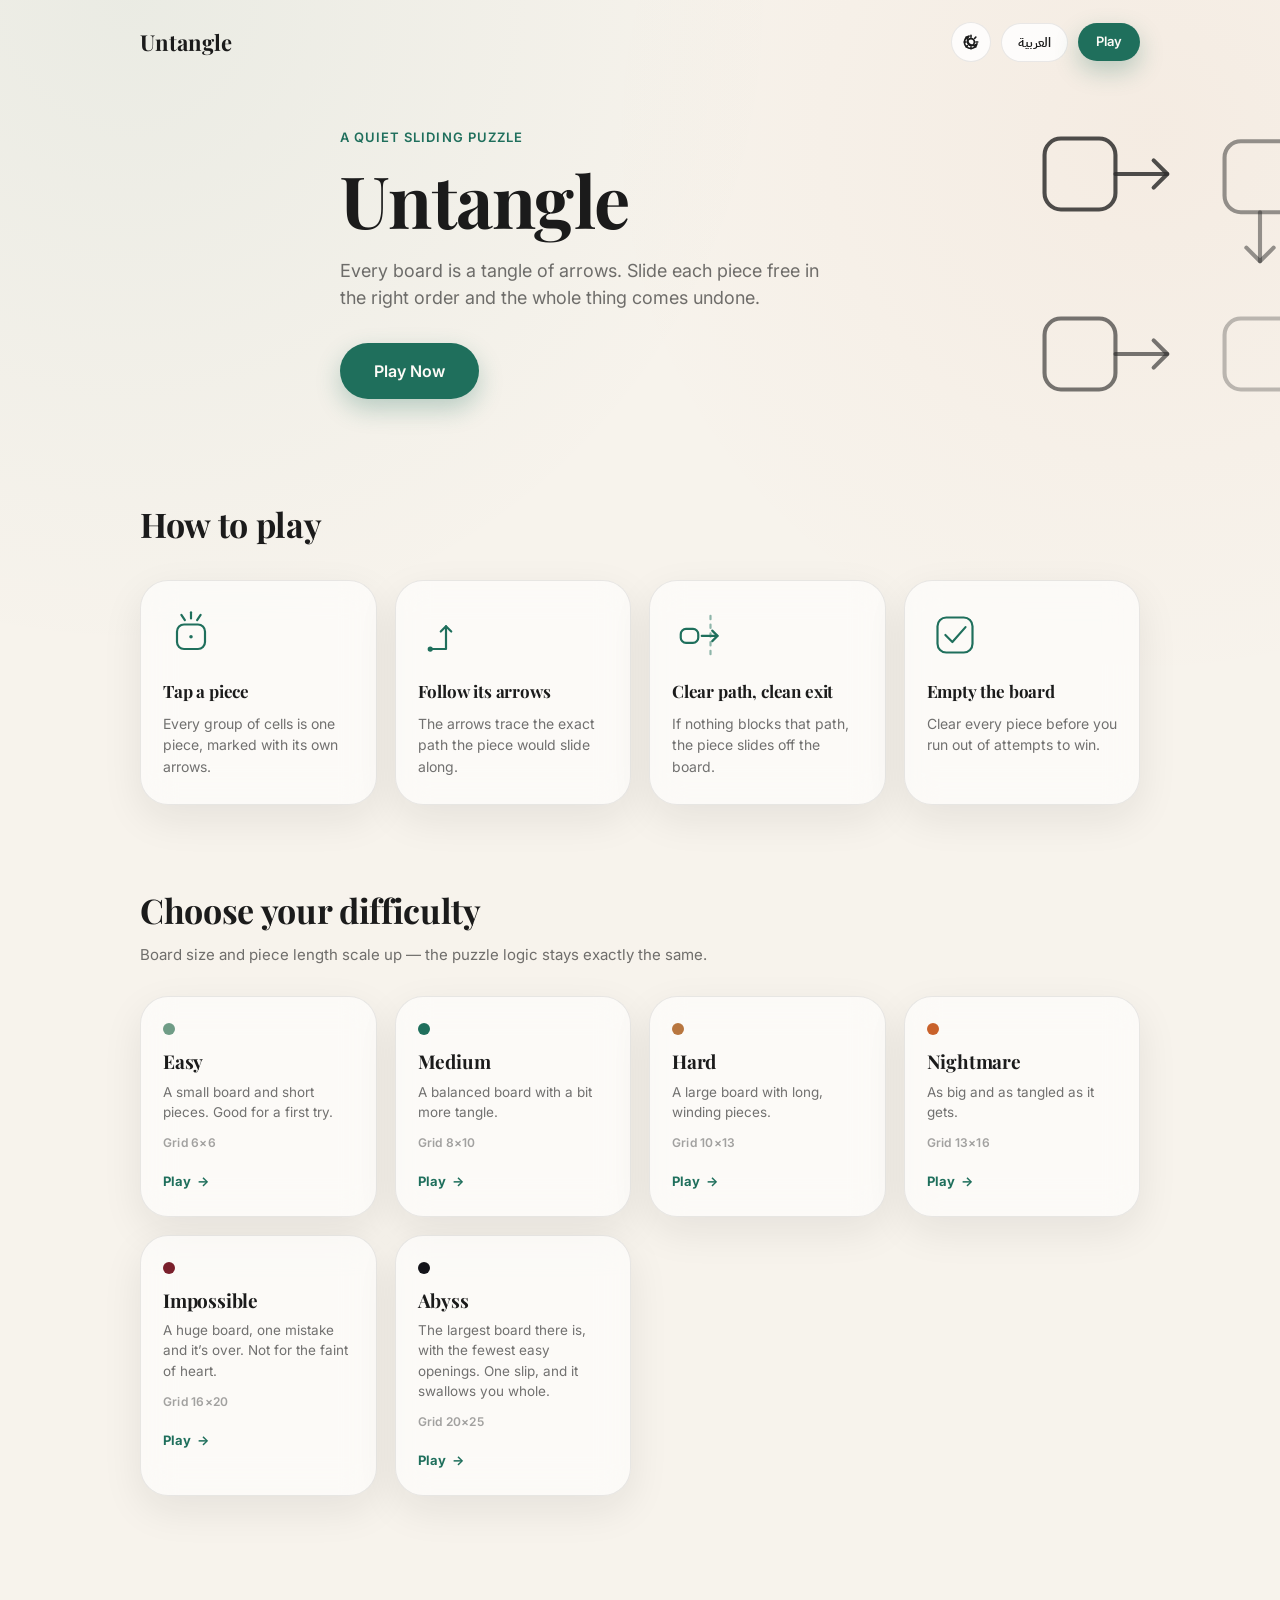
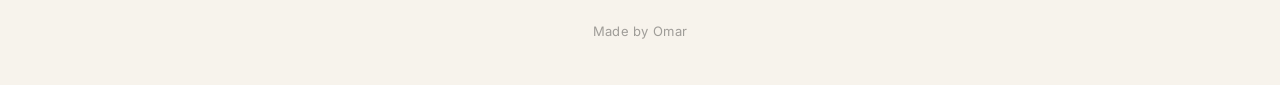
<file: index.html>
<!DOCTYPE html>
<html lang="en">
<head>
<meta charset="UTF-8">
<meta name="viewport" content="width=device-width, initial-scale=1.0, maximum-scale=1.0, user-scalable=no">

<script>
  (function () {
    try {
      var saved = localStorage.getItem('untangle:theme');
      if (saved === 'dark' || saved === 'light') {
        document.documentElement.dataset.theme = saved;
      }
    } catch (e) { /* storage unavailable — CSS still falls back to prefers-color-scheme */ }
  })();
</script>

<title>Untangle — A Calm Sliding Puzzle</title>
<meta name="description" content="Untangle: a calm, elegant sliding puzzle. Every board is a tangle of arrows — slide each piece free in the right order and the whole thing comes undone.">

<meta property="og:type" content="website">
<meta property="og:title" content="Untangle — A Calm Sliding Puzzle">
<meta property="og:description" content="Every board is a tangle of arrows. Slide each piece free in the right order and the whole thing comes undone.">
<meta property="og:image" content="assets/og-image.svg">
<meta name="twitter:card" content="summary_large_image">
<meta name="twitter:title" content="Untangle — A Calm Sliding Puzzle">
<meta name="twitter:description" content="A calm puzzle of knots and lines.">
<meta name="twitter:image" content="assets/og-image.svg">

<link rel="icon" type="image/svg+xml" href="assets/favicon.svg">
<link rel="manifest" href="manifest.json">
<meta name="theme-color" content="#1F6F5C">

<link rel="preconnect" href="https://fonts.googleapis.com">
<link rel="preconnect" href="https://fonts.gstatic.com" crossorigin>
<link rel="stylesheet" href="https://fonts.googleapis.com/css2?family=Playfair+Display:ital,wght@0,600;0,700;1,600&family=Inter:wght@400;500;600;700&family=IBM+Plex+Sans+Arabic:wght@400;500;600;700&display=swap">

<link rel="stylesheet" href="css/shared.css">
<link rel="stylesheet" href="css/landing.css">
</head>
<body data-title-key="title_landing">

  <header class="site-nav">
    <div class="container site-nav-inner">
      <a class="brand-mark" href="index.html">
        <span class="brand-name">Untangle</span>
      </a>
      <div class="site-nav-actions">
        <button class="btn btn-icon icon-swap" id="theme-toggle-btn" type="button" data-theme-toggle data-i18n-attr="aria-label:theme_dark">
          <svg class="icon-theme-light" viewBox="0 0 24 24" fill="none" stroke="currentColor" stroke-width="2.2" stroke-linecap="round" stroke-linejoin="round">
            <circle cx="12" cy="12" r="4.5"/>
            <path d="M12 3 V5.5 M12 18.5 V21 M3 12 H5.5 M18.5 12 H21 M5.6 5.6 L7.3 7.3 M16.7 16.7 L18.4 18.4 M18.4 5.6 L16.7 7.3 M7.3 16.7 L5.6 18.4"/>
          </svg>
          <svg class="icon-theme-dark" viewBox="0 0 24 24" fill="none" stroke="currentColor" stroke-width="2.2" stroke-linecap="round" stroke-linejoin="round" hidden>
            <path d="M20 14.5 A8.5 8.5 0 1 1 9.5 4 A6.8 6.8 0 0 0 20 14.5 Z"/>
          </svg>
        </button>
        <button class="lang-toggle" type="button" data-lang-toggle>العربية</button>
        <a class="btn btn-primary btn-small" href="play.html?difficulty=medium" data-i18n="nav_play">Play</a>
      </div>
    </div>
  </header>

  <main>
    <section class="hero">
      <div class="container hero-inner">
        <p class="hero-kicker" data-i18n="hero_kicker">A quiet sliding puzzle</p>
        <h1 class="hero-title" data-i18n="hero_title">Untangle</h1>
        <p class="hero-subtitle" data-i18n="hero_subtitle">
          Every board is a tangle of arrows. Slide each piece free in the right order and the whole thing comes undone.
        </p>
        <a class="btn btn-primary btn-hero" href="#difficulty" data-i18n="hero_cta">Play Now</a>
      </div>
      <div class="hero-art" aria-hidden="true">
        <svg viewBox="0 0 220 220" fill="none" stroke="currentColor" stroke-width="3" stroke-linecap="round" stroke-linejoin="round">
          <rect x="18" y="18" width="52" height="52" rx="12" opacity="0.85"/>
          <path d="M70 44 H108" opacity="0.85"/>
          <path d="M98 34 L108 44 L98 54" opacity="0.85"/>

          <rect x="150" y="20" width="52" height="52" rx="12" opacity="0.5"/>
          <path d="M176 72 V108" opacity="0.5"/>
          <path d="M166 98 L176 108 L186 98" opacity="0.5"/>

          <rect x="18" y="150" width="52" height="52" rx="12" opacity="0.65"/>
          <path d="M70 176 H108" opacity="0.65"/>
          <path d="M98 166 L108 176 L98 186" opacity="0.65"/>

          <rect x="150" y="150" width="52" height="52" rx="12" opacity="0.3"/>
        </svg>
      </div>
    </section>

    <section class="how-to-play" id="how-to-play">
      <div class="container">
        <h2 data-i18n="how_title">How to play</h2>
        <div class="steps-grid">
          <div class="step-card glass-card">
            <div class="step-icon">
              <svg viewBox="0 0 64 64" fill="none" stroke="currentColor" stroke-width="2.5" stroke-linecap="round" stroke-linejoin="round">
                <rect x="16" y="20" width="32" height="28" rx="8"/>
                <path d="M32 6 V13"/>
                <path d="M21 9 L25 15"/>
                <path d="M43 9 L39 15"/>
                <circle cx="32" cy="34" r="2" fill="currentColor" stroke="none"/>
              </svg>
            </div>
            <h3 data-i18n="how_1_title">Tap a piece</h3>
            <p data-i18n="how_1_body">Every group of cells is one piece, marked with its own arrows.</p>
          </div>

          <div class="step-card glass-card">
            <div class="step-icon">
              <svg viewBox="0 0 64 64" fill="none" stroke="currentColor" stroke-width="2.5" stroke-linecap="round" stroke-linejoin="round">
                <path d="M14 48 H32 V22"/>
                <path d="M26 28 L32 22 L38 28"/>
                <circle cx="14" cy="48" r="3" fill="currentColor" stroke="none"/>
              </svg>
            </div>
            <h3 data-i18n="how_2_title">Follow its arrows</h3>
            <p data-i18n="how_2_body">The arrows trace the exact path the piece would slide along.</p>
          </div>

          <div class="step-card glass-card">
            <div class="step-icon">
              <svg viewBox="0 0 64 64" fill="none" stroke="currentColor" stroke-width="2.5" stroke-linecap="round" stroke-linejoin="round">
                <line x1="44" y1="10" x2="44" y2="54" stroke-dasharray="4 6" opacity="0.5"/>
                <rect x="10" y="25" width="20" height="16" rx="6"/>
                <path d="M34 33 H52"/>
                <path d="M46 27 L52 33 L46 39"/>
              </svg>
            </div>
            <h3 data-i18n="how_3_title">Clear path, clean exit</h3>
            <p data-i18n="how_3_body">If nothing blocks that path, the piece slides off the board.</p>
          </div>

          <div class="step-card glass-card">
            <div class="step-icon">
              <svg viewBox="0 0 64 64" fill="none" stroke="currentColor" stroke-width="2.5" stroke-linecap="round" stroke-linejoin="round">
                <rect x="12" y="12" width="40" height="40" rx="10"/>
                <path d="M21 32 L29 40 L44 23"/>
              </svg>
            </div>
            <h3 data-i18n="how_4_title">Empty the board</h3>
            <p data-i18n="how_4_body">Clear every piece before you run out of attempts to win.</p>
          </div>
        </div>
      </div>
    </section>

    <section class="difficulty" id="difficulty">
      <div class="container">
        <h2 data-i18n="difficulty_title">Choose your difficulty</h2>
        <p class="difficulty-subtitle" data-i18n="difficulty_subtitle">Board size and piece length scale up — the puzzle logic stays exactly the same.</p>

        <div class="difficulty-grid">
          <a class="difficulty-card glass-card" href="play.html?difficulty=easy" data-difficulty="easy">
            <span class="difficulty-dot dot-easy" aria-hidden="true"></span>
            <h3 data-i18n="diff_easy">Easy</h3>
            <p data-i18n="diff_easy_desc">A small board and short pieces. Good for a first try.</p>
            <span class="difficulty-grid-label"><span data-i18n="diff_grid_label">Grid</span> 6×6</span>
            <span class="difficulty-play-cta" data-i18n="diff_play">Play</span>
          </a>

          <a class="difficulty-card glass-card" href="play.html?difficulty=medium" data-difficulty="medium">
            <span class="difficulty-dot dot-medium" aria-hidden="true"></span>
            <h3 data-i18n="diff_medium">Medium</h3>
            <p data-i18n="diff_medium_desc">A balanced board with a bit more tangle.</p>
            <span class="difficulty-grid-label"><span data-i18n="diff_grid_label">Grid</span> 8×10</span>
            <span class="difficulty-play-cta" data-i18n="diff_play">Play</span>
          </a>

          <a class="difficulty-card glass-card" href="play.html?difficulty=hard" data-difficulty="hard">
            <span class="difficulty-dot dot-hard" aria-hidden="true"></span>
            <h3 data-i18n="diff_hard">Hard</h3>
            <p data-i18n="diff_hard_desc">A large board with long, winding pieces.</p>
            <span class="difficulty-grid-label"><span data-i18n="diff_grid_label">Grid</span> 10×13</span>
            <span class="difficulty-play-cta" data-i18n="diff_play">Play</span>
          </a>

          <a class="difficulty-card glass-card" href="play.html?difficulty=nightmare" data-difficulty="nightmare">
            <span class="difficulty-dot dot-nightmare" aria-hidden="true"></span>
            <h3 data-i18n="diff_nightmare">Nightmare</h3>
            <p data-i18n="diff_nightmare_desc">As big and as tangled as it gets.</p>
            <span class="difficulty-grid-label"><span data-i18n="diff_grid_label">Grid</span> 13×16</span>
            <span class="difficulty-play-cta" data-i18n="diff_play">Play</span>
          </a>

          <a class="difficulty-card glass-card" href="play.html?difficulty=impossible" data-difficulty="impossible">
            <span class="difficulty-dot dot-impossible" aria-hidden="true"></span>
            <h3 data-i18n="diff_impossible">Impossible</h3>
            <p data-i18n="diff_impossible_desc">A huge board, one mistake and it's over. Not for the faint of heart.</p>
            <span class="difficulty-grid-label"><span data-i18n="diff_grid_label">Grid</span> 16×20</span>
            <span class="difficulty-play-cta" data-i18n="diff_play">Play</span>
          </a>

          <a class="difficulty-card glass-card" href="play.html?difficulty=abyss" data-difficulty="abyss">
            <span class="difficulty-dot dot-abyss" aria-hidden="true"></span>
            <h3 data-i18n="diff_abyss">Abyss</h3>
            <p data-i18n="diff_abyss_desc">The largest board there is, with the fewest easy openings. One slip, and it swallows you whole.</p>
            <span class="difficulty-grid-label"><span data-i18n="diff_grid_label">Grid</span> 20×25</span>
            <span class="difficulty-play-cta" data-i18n="diff_play">Play</span>
          </a>
        </div>
      </div>
    </section>
  </main>

  <footer class="site-footer">
    <p class="footer-signature">Made by Omar</p>
  </footer>

  <script src="js/i18n.js"></script>
  <script src="js/storage.js"></script>
  <script src="js/theme.js"></script>
  <script src="js/landing.js"></script>
  <script src="js/sw-register.js"></script>
</body>
</html>
</file>
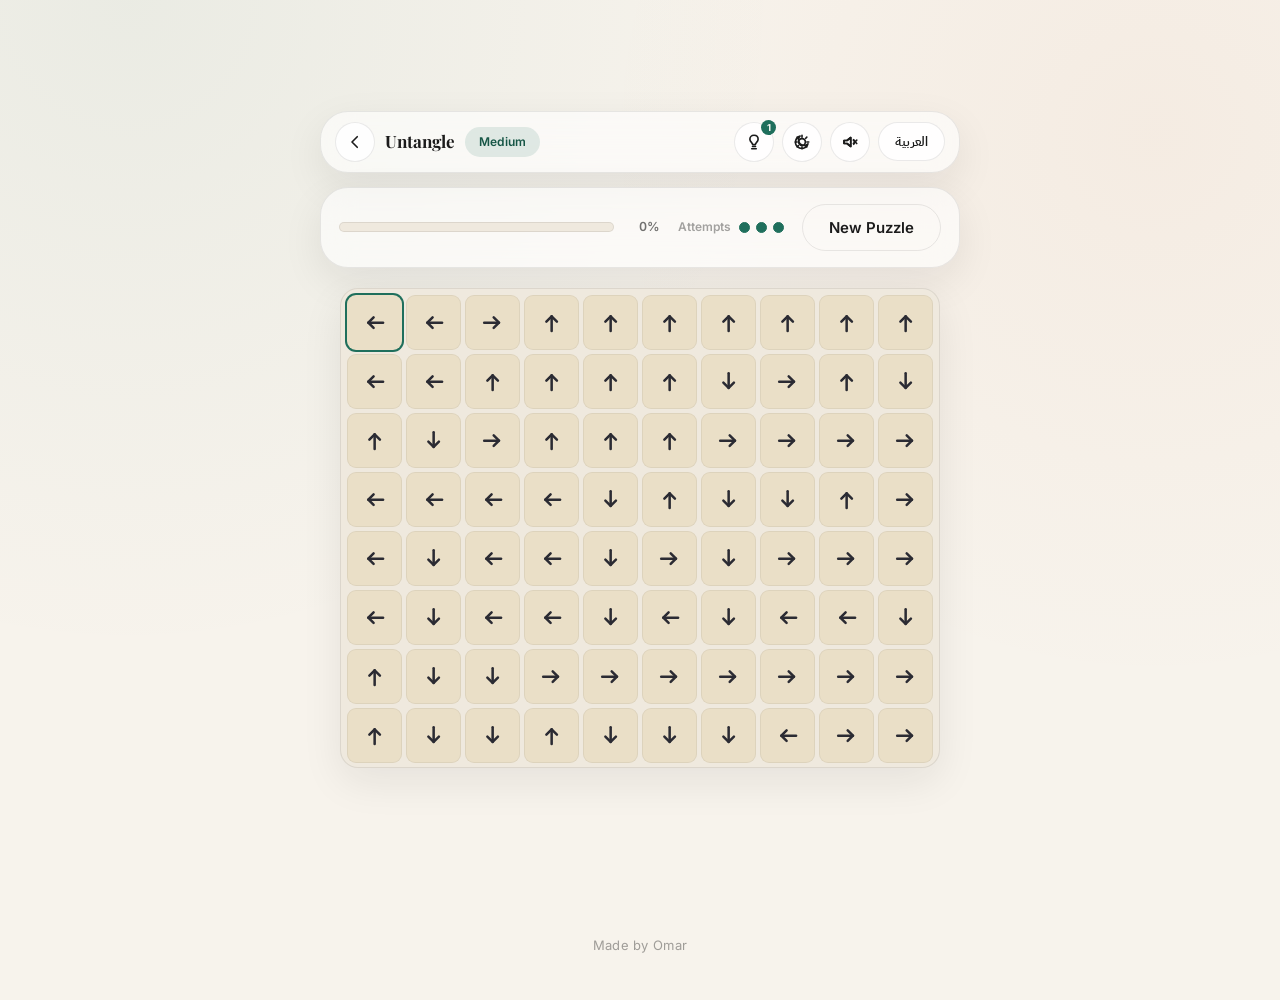
<file: play.html>
<!DOCTYPE html>
<html lang="en">
<head>
<meta charset="UTF-8">
<meta name="viewport" content="width=device-width, initial-scale=1.0, maximum-scale=1.0, user-scalable=no">

<script>
  /* Reads the saved theme synchronously so the page never flashes the
     wrong one on load. Kept tiny and inline — everything else about
     theming lives in js/theme.js, loaded later like normal. */
  (function () {
    try {
      var saved = localStorage.getItem('untangle:theme');
      if (saved === 'dark' || saved === 'light') {
        document.documentElement.dataset.theme = saved;
      }
    } catch (e) { /* storage unavailable — CSS still falls back to prefers-color-scheme */ }
  })();
</script>

<title>Untangle — Play</title>
<meta name="description" content="Play Untangle: slide every piece off the board, in the right order. Four difficulty levels, always solvable.">

<meta property="og:type" content="website">
<meta property="og:title" content="Untangle — Play">
<meta property="og:description" content="Slide every piece off the board, in the right order.">
<meta property="og:image" content="assets/og-image.svg">

<link rel="icon" type="image/svg+xml" href="assets/favicon.svg">
<link rel="manifest" href="manifest.json">
<meta name="theme-color" content="#1F6F5C">

<link rel="preconnect" href="https://fonts.googleapis.com">
<link rel="preconnect" href="https://fonts.gstatic.com" crossorigin>
<link rel="stylesheet" href="https://fonts.googleapis.com/css2?family=Playfair+Display:ital,wght@0,600;0,700;1,600&family=Inter:wght@400;500;600;700&family=IBM+Plex+Sans+Arabic:wght@400;500;600;700&display=swap">

<link rel="stylesheet" href="css/shared.css">
<link rel="stylesheet" href="css/game.css">
</head>
<body data-title-key="title_play">
  <div id="app">

    <header class="game-topbar">
      <div class="game-topbar-inner glass-card">
        <a class="btn btn-icon icon-flip" href="index.html" aria-label="Back" data-i18n-attr="aria-label:back">
          <svg viewBox="0 0 24 24" fill="none" stroke="currentColor" stroke-width="2.2" stroke-linecap="round" stroke-linejoin="round">
            <path d="M15 5 L8 12 L15 19"/>
          </svg>
        </a>

        <a class="topbar-brand" href="index.html">Untangle</a>

        <span class="difficulty-badge" id="difficulty-badge" data-i18n="diff_medium">Medium</span>

        <div class="topbar-actions">
          <button class="btn btn-icon icon-swap" id="hint-btn" type="button" data-i18n-attr="aria-label:hint">
            <svg viewBox="0 0 24 24" fill="none" stroke="currentColor" stroke-width="2.2" stroke-linecap="round" stroke-linejoin="round">
              <path d="M9 21 H15"/>
              <path d="M10 18 H14"/>
              <path d="M12 3 C8.5 3 6.5 5.5 6.5 8.3 C6.5 10.4 7.7 11.7 8.8 12.8 C9.5 13.5 10 14.3 10.2 15.5 H13.8 C14 14.3 14.5 13.5 15.2 12.8 C16.3 11.7 17.5 10.4 17.5 8.3 C17.5 5.5 15.5 3 12 3 Z"/>
            </svg>
          </button>

          <button class="btn btn-icon icon-swap" id="theme-toggle-btn" type="button" data-theme-toggle data-i18n-attr="aria-label:theme_dark">
            <svg class="icon-theme-light" viewBox="0 0 24 24" fill="none" stroke="currentColor" stroke-width="2.2" stroke-linecap="round" stroke-linejoin="round">
              <circle cx="12" cy="12" r="4.5"/>
              <path d="M12 3 V5.5 M12 18.5 V21 M3 12 H5.5 M18.5 12 H21 M5.6 5.6 L7.3 7.3 M16.7 16.7 L18.4 18.4 M18.4 5.6 L16.7 7.3 M7.3 16.7 L5.6 18.4"/>
            </svg>
            <svg class="icon-theme-dark" viewBox="0 0 24 24" fill="none" stroke="currentColor" stroke-width="2.2" stroke-linecap="round" stroke-linejoin="round" hidden>
              <path d="M20 14.5 A8.5 8.5 0 1 1 9.5 4 A6.8 6.8 0 0 0 20 14.5 Z"/>
            </svg>
          </button>

          <button class="btn btn-icon icon-swap" id="mute-btn" type="button" data-i18n-attr="aria-label:mute_on">
            <svg class="icon-sound-on" viewBox="0 0 24 24" fill="none" stroke="currentColor" stroke-width="2.2" stroke-linecap="round" stroke-linejoin="round">
              <path d="M4 10 V14 H8 L13 18 V6 L8 10 H4 Z"/>
              <path d="M17 9 C18.5 10.5 18.5 13.5 17 15"/>
            </svg>
            <svg class="icon-sound-off" viewBox="0 0 24 24" fill="none" stroke="currentColor" stroke-width="2.2" stroke-linecap="round" stroke-linejoin="round" hidden>
              <path d="M4 10 V14 H8 L13 18 V6 L8 10 H4 Z"/>
              <path d="M16.5 9.5 L21 14 M21 9.5 L16.5 14"/>
            </svg>
          </button>

          <button class="lang-toggle" type="button" data-lang-toggle>العربية</button>
        </div>
      </div>
    </header>

    <section class="hud glass-card">
      <div class="hud-row">
        <div class="progress-block">
          <div class="progress-bar" id="progress-bar-track">
            <div id="progress-fill"></div>
          </div>
          <span id="progress-label">0%</span>
        </div>

        <div class="attempts-block">
          <span class="attempts-caption" data-i18n="attempts">Attempts</span>
          <div id="attempts-dots"></div>
        </div>

        <button class="btn btn-ghost btn-small" id="new-puzzle-btn" type="button" data-i18n="new_puzzle">New Puzzle</button>
      </div>
    </section>

    <main id="board-wrap">
      <div id="board" dir="ltr" role="grid" aria-label="Untangle board" tabindex="0"></div>
      <div id="loading-overlay" class="loading-overlay" aria-hidden="true">
        <div class="loading-spinner"></div>
      </div>
    </main>

    <div id="lose-overlay" class="overlay" hidden>
      <div class="overlay-card glass-card">
        <div class="overlay-icon overlay-icon-warn" aria-hidden="true">
          <svg viewBox="0 0 48 48" fill="none" stroke="currentColor" stroke-width="2.6" stroke-linecap="round" stroke-linejoin="round">
            <circle cx="24" cy="24" r="18"/>
            <path d="M24 15 V26"/>
            <circle cx="24" cy="32.5" r="1.6" fill="currentColor" stroke="none"/>
          </svg>
        </div>
        <h2 data-i18n="lose_title">Out of Attempts</h2>
        <p data-i18n="lose_desc">No moves left. Try this board again.</p>
        <button class="btn btn-primary" id="retry-btn" type="button" data-i18n="retry">Retry</button>
      </div>
    </div>

    <div id="win-overlay" class="overlay" hidden>
      <div class="overlay-card glass-card">
        <div class="overlay-icon overlay-icon-win" aria-hidden="true">
          <svg viewBox="0 0 48 48" fill="none" stroke="currentColor" stroke-width="2.6" stroke-linecap="round" stroke-linejoin="round">
            <circle cx="24" cy="24" r="18"/>
            <path d="M16 24 L21.5 29.5 L33 17"/>
          </svg>
        </div>
        <h2 data-i18n="win_title">Board Cleared!</h2>
        <p data-i18n="win_desc">Every piece slid off the board.</p>
        <p class="win-time-line" id="win-time-line"></p>
        <div class="win-actions">
          <button class="btn btn-primary" id="new-level-btn" type="button" data-i18n="new_level">New Level</button>
          <button class="btn btn-ghost" id="share-btn" type="button" data-i18n="share">Share</button>
        </div>
        <p class="share-toast" id="share-toast" data-i18n="share_copied">Copied to clipboard</p>
      </div>
    </div>

  </div>

  <footer class="site-footer">
    <p class="footer-signature">Made by Omar</p>
  </footer>

  <script src="js/i18n.js"></script>
  <script src="js/storage.js"></script>
  <script src="js/theme.js"></script>
  <script src="js/sound.js"></script>
  <script src="js/game.js"></script>
  <script src="js/sw-register.js"></script>
</body>
</html>
</file>
<file: css/shared.css>
/* ============================================================
   Untangle — shared design tokens & primitives.
   Loaded on every page; landing.css and game.css build on top.
   ============================================================ */

/* Fonts are loaded via <link> tags in each page's <head> (faster than
   @import, which is render-blocking on top of the stylesheet itself). */

:root {
  color-scheme: light;

  /* Brand palette */
  --color-bg: #f7f3ec;
  --color-bg-alt: #efe9de;
  --color-ink: #1b1b1b;
  --color-ink-soft: rgba(27, 27, 27, 0.62);
  --color-ink-faint: rgba(27, 27, 27, 0.4);
  --color-primary: #1f6f5c;
  --color-primary-dark: #175646;
  --color-primary-tint: rgba(31, 111, 92, 0.12);
  --color-warn: #c9622b;
  --color-warn-tint: rgba(201, 98, 43, 0.14);
  --color-piece-line: #2b2b33;
  --color-cell-fill: #eadfc7;

  --color-card: rgba(255, 255, 255, 0.6);
  --color-card-strong: rgba(255, 255, 255, 0.82);
  --color-border: rgba(27, 27, 27, 0.09);

  --shadow-soft: 0 14px 40px rgba(27, 27, 27, 0.08);
  --shadow-lift: 0 18px 46px rgba(27, 27, 27, 0.14);

  --radius-lg: 28px;
  --radius-md: 18px;
  --radius-sm: 12px;
  --radius-pill: 999px;

  --font-serif: 'Playfair Display', 'IBM Plex Sans Arabic', Georgia, serif;
  --font-sans: 'Inter', 'IBM Plex Sans Arabic', -apple-system, BlinkMacSystemFont, sans-serif;

  --container-w: 1040px;
}

/* Dark theme: applied automatically when the OS prefers dark and the
   player hasn't overridden it, and always when they have (explicit
   [data-theme] wins in both directions — see the second block below).
   The light palette above is the untouched source of truth; nothing
   here changes it, this only adds a second, equally deliberate one. */
@media (prefers-color-scheme: dark) {
  :root:not([data-theme='light']) {
    color-scheme: dark;
    --color-bg: #1c1b18;
    --color-bg-alt: #24221e;
    --color-ink: #f3ede2;
    --color-ink-soft: rgba(243, 237, 226, 0.66);
    --color-ink-faint: rgba(243, 237, 226, 0.42);
    --color-primary: #34987e;
    --color-primary-dark: #2a7a65;
    --color-primary-tint: rgba(52, 152, 126, 0.18);
    --color-warn: #e0824c;
    --color-warn-tint: rgba(224, 130, 76, 0.16);
    --color-piece-line: #f3ede2;
    --color-cell-fill: #332f27;
    --color-card: rgba(255, 255, 255, 0.05);
    --color-card-strong: rgba(38, 36, 32, 0.92);
    --color-border: rgba(255, 255, 255, 0.09);
    --shadow-soft: 0 14px 40px rgba(0, 0, 0, 0.4);
    --shadow-lift: 0 18px 46px rgba(0, 0, 0, 0.5);
  }
}

:root[data-theme='dark'] {
  color-scheme: dark;
  --color-bg: #1c1b18;
  --color-bg-alt: #24221e;
  --color-ink: #f3ede2;
  --color-ink-soft: rgba(243, 237, 226, 0.66);
  --color-ink-faint: rgba(243, 237, 226, 0.42);
  --color-primary: #34987e;
  --color-primary-dark: #2a7a65;
  --color-primary-tint: rgba(52, 152, 126, 0.18);
  --color-warn: #e0824c;
  --color-warn-tint: rgba(224, 130, 76, 0.16);
  --color-piece-line: #f3ede2;
  --color-cell-fill: #332f27;
  --color-card: rgba(255, 255, 255, 0.05);
  --color-card-strong: rgba(38, 36, 32, 0.92);
  --color-border: rgba(255, 255, 255, 0.09);
  --shadow-soft: 0 14px 40px rgba(0, 0, 0, 0.4);
  --shadow-lift: 0 18px 46px rgba(0, 0, 0, 0.5);
}

* {
  box-sizing: border-box;
}

html,
body {
  height: 100%;
}

body {
  margin: 0;
  background: var(--color-bg);
  color: var(--color-ink);
  font-family: var(--font-sans);
  -webkit-tap-highlight-color: transparent;
  touch-action: manipulation;
  line-height: 1.5;
}

/* Warm, faint radial texture instead of a flat block of color */
body {
  background-image:
    radial-gradient(circle at 10% 0%, rgba(31, 111, 92, 0.06), transparent 45%),
    radial-gradient(circle at 90% 15%, rgba(201, 98, 43, 0.05), transparent 40%);
  background-attachment: fixed;
}

h1, h2, h3 {
  font-family: var(--font-serif);
  font-weight: 700;
  margin: 0;
  letter-spacing: -0.01em;
}

p {
  margin: 0;
}

a {
  color: inherit;
}

img, svg {
  display: block;
  max-width: 100%;
}

/* ---------- Layout helpers ---------- */

.container {
  width: 100%;
  max-width: var(--container-w);
  margin: 0 auto;
  padding-inline: 20px;
}

/* ---------- Buttons ---------- */

.btn {
  font-family: var(--font-sans);
  font-size: 15px;
  font-weight: 600;
  cursor: pointer;
  border: none;
  border-radius: var(--radius-pill);
  padding: 13px 26px;
  display: inline-flex;
  align-items: center;
  justify-content: center;
  gap: 8px;
  transition: transform 0.18s ease, box-shadow 0.18s ease, background 0.18s ease;
  text-decoration: none;
}

.btn-primary {
  background: var(--color-primary);
  color: #fdfbf7;
  box-shadow: 0 10px 24px rgba(31, 111, 92, 0.28);
}

.btn-primary:hover {
  background: var(--color-primary-dark);
  transform: translateY(-1px);
  box-shadow: 0 14px 30px rgba(31, 111, 92, 0.32);
}

.btn-primary:active {
  transform: translateY(0);
  box-shadow: 0 6px 16px rgba(31, 111, 92, 0.28);
}

.btn-ghost {
  background: transparent;
  color: var(--color-ink);
  border: 1px solid var(--color-border);
}

.btn-ghost:hover {
  background: var(--color-card-strong);
  border-color: rgba(27, 27, 27, 0.16);
}

.btn-icon {
  width: 40px;
  height: 40px;
  padding: 0;
  border-radius: 50%;
  background: var(--color-card-strong);
  border: 1px solid var(--color-border);
  color: var(--color-ink);
}

.btn-icon:hover {
  background: #fff;
}

.btn-icon svg {
  width: 18px;
  height: 18px;
}

/* Icon buttons that swap between two SVG icons (theme toggle, mute
   toggle) keep both in the markup and just hide/show them, so the
   button never re-flows or flashes empty between states. */
.btn-icon.icon-swap {
  position: relative;
}

.btn-icon.icon-swap svg {
  position: absolute;
  top: 50%;
  left: 50%;
  transform: translate(-50%, -50%);
}

[dir='rtl'] .btn-icon.icon-flip svg {
  transform: scaleX(-1);
}

/* ---------- Glass card ---------- */

.glass-card {
  background: var(--color-card);
  backdrop-filter: blur(16px);
  -webkit-backdrop-filter: blur(16px);
  border: 1px solid var(--color-border);
  border-radius: var(--radius-lg);
  box-shadow: var(--shadow-soft);
}

/* ---------- Language toggle ---------- */

.lang-toggle {
  font-family: var(--font-sans);
  font-size: 13px;
  font-weight: 600;
  padding: 9px 16px;
  border-radius: var(--radius-pill);
  background: var(--color-card-strong);
  border: 1px solid var(--color-border);
  color: var(--color-ink);
  cursor: pointer;
  white-space: nowrap;
}

.lang-toggle:hover {
  background: #fff;
}

/* ---------- Footer signature ---------- */

.site-footer {
  padding: 36px 20px 44px;
  text-align: center;
}

.footer-signature {
  font-family: var(--font-sans);
  font-size: 13px;
  color: var(--color-ink-faint);
  letter-spacing: 0.02em;
}

/* ---------- Utility ---------- */

.visually-hidden {
  position: absolute;
  width: 1px;
  height: 1px;
  overflow: hidden;
  clip: rect(0 0 0 0);
  white-space: nowrap;
}

@media (max-width: 640px) {
  .container {
    padding-inline: 16px;
  }
}
</file>
<file: css/landing.css>
/* ============================================================
   Untangle — landing page.
   ============================================================ */

.site-nav {
  padding-block: 22px;
}

.site-nav-inner {
  display: flex;
  align-items: center;
  justify-content: space-between;
  flex-wrap: wrap;
  gap: 12px;
  row-gap: 10px;
}

.brand-mark {
  text-decoration: none;
  color: var(--color-ink);
}

.brand-name {
  font-family: var(--font-serif);
  font-size: 22px;
  font-weight: 700;
}

.site-nav-actions {
  display: flex;
  align-items: center;
  gap: 10px;
}

.btn-small {
  padding: 9px 18px;
  font-size: 13px;
}

@media (max-width: 380px) {
  .site-nav-actions {
    gap: 8px;
  }
  .site-nav-actions .btn-icon {
    width: 36px;
    height: 36px;
  }
}

/* ---------- Hero ---------- */

.hero {
  position: relative;
  padding: 44px 0 80px;
  overflow: hidden;
}

.hero-inner {
  max-width: 640px;
  position: relative;
  z-index: 1;
}

.hero-kicker {
  font-size: 13px;
  font-weight: 600;
  letter-spacing: 0.08em;
  text-transform: uppercase;
  color: var(--color-primary);
  margin-bottom: 14px;
}

.hero-title {
  font-size: clamp(44px, 8vw, 72px);
  line-height: 1.05;
  margin-bottom: 20px;
}

.hero-subtitle {
  font-size: 18px;
  color: var(--color-ink-soft);
  max-width: 480px;
  margin-bottom: 32px;
}

.btn-hero {
  padding: 16px 34px;
  font-size: 16px;
}

.hero-art {
  position: absolute;
  top: 30px;
  right: -40px;
  width: 300px;
  opacity: 0.9;
  pointer-events: none;
  color: var(--color-ink);
}

[dir='rtl'] .hero-art {
  right: auto;
  left: -40px;
  transform: scaleX(-1);
}

@media (max-width: 900px) {
  .hero-art {
    display: none;
  }
}

/* ---------- How to play ---------- */

.how-to-play {
  padding-block: 20px 70px;
}

.how-to-play h2,
.difficulty h2 {
  font-size: clamp(26px, 4vw, 34px);
  margin-bottom: 8px;
}

.steps-grid {
  display: grid;
  grid-template-columns: repeat(4, 1fr);
  gap: 18px;
  margin-top: 30px;
}

.step-card {
  padding: 26px 22px;
  text-align: start;
}

.step-icon {
  width: 56px;
  height: 56px;
  color: var(--color-primary);
  margin-bottom: 16px;
}

.step-card h3 {
  font-size: 17px;
  margin-bottom: 8px;
}

.step-card p {
  font-size: 14px;
  color: var(--color-ink-soft);
  line-height: 1.55;
}

@media (max-width: 900px) {
  .steps-grid {
    grid-template-columns: repeat(2, 1fr);
  }
}

@media (max-width: 520px) {
  .steps-grid {
    grid-template-columns: 1fr;
  }
}

/* ---------- Difficulty ---------- */

.difficulty {
  padding-block: 10px 90px;
}

.difficulty-subtitle {
  color: var(--color-ink-soft);
  font-size: 15px;
  margin-bottom: 30px;
}

.difficulty-grid {
  display: grid;
  grid-template-columns: repeat(auto-fit, minmax(200px, 1fr));
  gap: 18px;
}

.difficulty-card {
  display: flex;
  flex-direction: column;
  align-items: flex-start;
  gap: 6px;
  padding: 26px 22px 24px;
  text-decoration: none;
  color: var(--color-ink);
  position: relative;
  transition: transform 0.2s ease, box-shadow 0.2s ease, border-color 0.2s ease;
}

.difficulty-card:hover {
  transform: translateY(-4px);
  box-shadow: var(--shadow-lift);
  border-color: rgba(31, 111, 92, 0.28);
}

.difficulty-dot {
  width: 12px;
  height: 12px;
  border-radius: 50%;
  margin-bottom: 6px;
}

.dot-easy { background: #6f9c86; }
.dot-medium { background: #1f6f5c; }
.dot-hard { background: #b8763f; }
.dot-nightmare { background: #c9622b; }
.dot-impossible { background: #7a1f2b; }
.dot-abyss { background: #14141a; }

.difficulty-card h3 {
  font-size: 19px;
}

.difficulty-card p {
  font-size: 13.5px;
  color: var(--color-ink-soft);
  line-height: 1.5;
  min-height: 40px;
}

.difficulty-grid-label {
  font-size: 12px;
  color: var(--color-ink-faint);
  font-weight: 600;
  letter-spacing: 0.02em;
  margin-top: 6px;
}

.difficulty-play-cta {
  margin-top: 14px;
  font-size: 13px;
  font-weight: 700;
  color: var(--color-primary);
}

.difficulty-card.is-last-played {
  border-color: rgba(31, 111, 92, 0.35);
  box-shadow: 0 0 0 2px var(--color-primary-tint), var(--shadow-soft);
}

.difficulty-best-badge {
  position: absolute;
  top: 18px;
  inset-inline-end: 18px;
  font-size: 11.5px;
  font-weight: 700;
  color: var(--color-primary-dark);
  background: var(--color-primary-tint);
  padding: 4px 10px;
  border-radius: var(--radius-pill);
  white-space: nowrap;
}

.difficulty-last-tag {
  position: absolute;
  top: -9px;
  inset-inline-start: 18px;
  font-size: 10.5px;
  font-weight: 700;
  letter-spacing: 0.03em;
  text-transform: uppercase;
  color: #fdfbf7;
  background: var(--color-primary);
  padding: 3px 10px;
  border-radius: var(--radius-pill);
  white-space: nowrap;
}

.difficulty-play-cta::after {
  content: '→';
  margin-inline-start: 6px;
  display: inline-block;
  transition: transform 0.18s ease;
}

[dir='rtl'] .difficulty-play-cta::after {
  content: '←';
}

.difficulty-card:hover .difficulty-play-cta::after {
  transform: translateX(4px);
}

[dir='rtl'] .difficulty-card:hover .difficulty-play-cta::after {
  transform: translateX(-4px);
}

@media (max-width: 900px) {
  .difficulty-grid {
    grid-template-columns: repeat(2, 1fr);
  }
}

@media (max-width: 520px) {
  .difficulty-grid {
    grid-template-columns: 1fr;
  }
}
</file>
<file: css/game.css>
/* ============================================================
   Untangle — game page.
   ============================================================ */

:root {
  --exit-duration: 0.38s; /* must match CONFIG.EXIT_DURATION_MS in js/game.js */
}

#app {
  min-height: 100%;
  min-height: 100vh; /* fallback for browsers without dvh support */
  min-height: 100dvh; /* iOS Safari's toolbar shrinks/grows the viewport; dvh tracks that live instead of a stale 100% chain */
  display: flex;
  flex-direction: column;
  align-items: center;
  justify-content: center; /* on tall screens, split leftover vertical space above/below instead of dumping it all below the board */
  padding: 18px 16px 40px;
  gap: 14px;
}

/* This page is tap-only (no drag gestures), but on mobile a finger
   that drifts a pixel or two while tapping a cell can otherwise be
   read as the start of a page scroll/rubber-band, delaying or
   swallowing the tap. Keeping normal vertical scroll outside the
   board, while telling the browser the board itself is not a pan
   surface, avoids that without disabling scrolling altogether. */
body {
  overscroll-behavior-y: contain;
}

/* ---------- Top bar ---------- */

.game-topbar {
  width: 100%;
  max-width: 640px;
}

.game-topbar-inner {
  display: flex;
  align-items: center;
  flex-wrap: wrap;
  gap: 10px;
  row-gap: 8px;
  padding: 10px 14px;
}

.topbar-actions {
  display: flex;
  align-items: center;
  gap: 8px;
  margin-inline-start: auto;
}

@media (max-width: 480px) {
  .game-topbar-inner {
    gap: 8px;
  }
  .topbar-actions {
    gap: 6px;
  }
  .topbar-actions .btn-icon {
    width: 36px;
    height: 36px;
  }
}

.topbar-brand {
  font-family: var(--font-serif);
  font-weight: 700;
  font-size: 17px;
  text-decoration: none;
  color: var(--color-ink);
}

.difficulty-badge {
  font-size: 12px;
  font-weight: 600;
  letter-spacing: 0.02em;
  color: var(--color-primary-dark);
  background: var(--color-primary-tint);
  padding: 6px 14px;
  border-radius: var(--radius-pill);
  white-space: nowrap;
}

/* ---------- HUD ---------- */

.hud {
  width: 100%;
  max-width: 640px;
  padding: 16px 18px;
}

.hud-row {
  display: flex;
  flex-wrap: wrap;
  align-items: center;
  gap: 14px 18px;
}

.progress-block {
  display: flex;
  align-items: center;
  gap: 10px;
  flex: 1 1 160px;
  min-width: 140px;
}

.progress-bar {
  flex: 1 1 auto;
  height: 10px;
  background: var(--color-bg-alt);
  border-radius: var(--radius-pill);
  overflow: hidden;
  border: 1px solid var(--color-border);
}

#progress-fill {
  height: 100%;
  width: 0%;
  background: var(--color-primary);
  border-radius: var(--radius-pill);
  transition: width 0.3s cubic-bezier(0.22, 0.8, 0.3, 1);
}

#progress-label {
  font-size: 12.5px;
  font-weight: 600;
  color: var(--color-ink-soft);
  min-width: 36px;
  text-align: end;
  font-variant-numeric: tabular-nums;
}

.attempts-block {
  display: flex;
  align-items: center;
  gap: 8px;
  flex: 0 0 auto;
}

.attempts-caption {
  font-size: 12px;
  color: var(--color-ink-faint);
  font-weight: 600;
}

#attempts-dots {
  display: flex;
  gap: 6px;
}

.attempt-dot {
  width: 11px;
  height: 11px;
  border-radius: 50%;
  background: var(--color-primary);
  border: 1.5px solid var(--color-primary);
  transition: background 0.2s ease, opacity 0.2s ease;
}

.attempt-dot.used {
  background: transparent;
  opacity: 0.4;
}

.hud .btn-small {
  margin-inline-start: auto;
}

@media (max-width: 480px) {
  .hud .btn-small {
    margin-inline-start: 0;
  }
}

/* ---------- Board ---------- */

#board-wrap {
  position: relative;
  width: 100%;
  display: flex;
  justify-content: center;
  margin-top: 6px;
}

#board {
  display: grid;
  gap: 4px;
  width: min(94vw, 600px);
  background: var(--color-bg-alt);
  border: 1px solid var(--color-border);
  border-radius: var(--radius-md);
  padding: 6px;
  box-shadow: var(--shadow-soft);
  overflow: hidden;
  user-select: none;
  touch-action: manipulation;
}

/* ---------- Loading state (only appears if generation is slow) ---------- */

.loading-overlay {
  position: absolute;
  inset: 0;
  display: flex;
  align-items: center;
  justify-content: center;
  border-radius: var(--radius-md);
  background: rgba(247, 243, 236, 0.78);
  opacity: 0;
  visibility: hidden;
  pointer-events: none;
  transition: opacity 0.25s ease 0.2s, visibility 0s linear 0.45s;
}

.loading-overlay.visible {
  opacity: 1;
  visibility: visible;
  pointer-events: auto;
  transition: opacity 0.25s ease 0.2s, visibility 0s linear 0.2s;
}

@media (prefers-color-scheme: dark) {
  :root:not([data-theme='light']) .loading-overlay {
    background: rgba(28, 27, 24, 0.78);
  }
}

:root[data-theme='dark'] .loading-overlay {
  background: rgba(28, 27, 24, 0.78);
}

.loading-spinner {
  width: 38px;
  height: 38px;
  border-radius: 50%;
  border: 3px solid var(--color-border);
  border-top-color: var(--color-primary);
  animation: loading-spin 0.8s linear infinite;
}

@keyframes loading-spin {
  to { transform: rotate(360deg); }
}

.cell {
  position: relative;
  display: flex;
  align-items: center;
  justify-content: center;
  aspect-ratio: 1 / 1;
  border-radius: 9px;
  /* One flat fill for every occupied cell, no exceptions — there is no
     per-piece or per-cell color coding. The only other cell states are
     .shake (temporary error) and .kbd-focus (keyboard cursor), each
     its own single distinct treatment below. */
  background: var(--color-cell-fill);
  color: var(--color-piece-line);
  cursor: pointer;
  box-shadow: inset 0 0 0 1px rgba(27, 27, 27, 0.06);
  /* transform/opacity for a successful exit are driven by the Web
     Animations API (js/game.js, buildCellExitKeyframes) — each cell's
     real multi-step route, not a single CSS class — so they're
     deliberately left out of this transition to avoid the browser
     trying to also tween between animated values. */
  transition: box-shadow 0.2s ease;
  will-change: transform, opacity;
  touch-action: manipulation;
}

.cell .arrow-icon {
  width: 46%;
  height: 46%;
  pointer-events: none;
  transition: transform 0.15s ease;
}

.cell .arrow-icon.dir-right { transform: rotate(0deg); }
.cell .arrow-icon.dir-down { transform: rotate(90deg); }
.cell .arrow-icon.dir-left { transform: rotate(180deg); }
.cell .arrow-icon.dir-up { transform: rotate(-90deg); }

/* Blocked-move feedback: a small shake plus a warm warning pulse */
.cell.shake {
  animation: cell-shake 0.35s ease;
  box-shadow: inset 0 0 0 2px var(--color-warn);
}

@keyframes cell-shake {
  0%, 100% { transform: translateX(0); }
  20% { transform: translateX(-16%); }
  40% { transform: translateX(12%); }
  60% { transform: translateX(-8%); }
  80% { transform: translateX(5%); }
}

.cell.cell-cleared {
  visibility: hidden;
  pointer-events: none;
}

/* Hint pulse — a calm glow, not a flashy attention-grab */
.cell.hint {
  animation: hint-pulse 1.1s ease;
}

@keyframes hint-pulse {
  0% { box-shadow: inset 0 0 0 1px rgba(27, 27, 27, 0.06); }
  30% { box-shadow: 0 0 0 5px var(--color-primary-tint), inset 0 0 0 2px var(--color-primary); }
  100% { box-shadow: inset 0 0 0 1px rgba(27, 27, 27, 0.06); }
}

/* Keyboard focus cursor — separate from mouse/touch interaction so
   arrow-key + Enter navigation is fully usable without a pointer. */
#board:focus-visible {
  outline: none;
  box-shadow: 0 0 0 3px var(--color-primary-tint);
}

.cell.kbd-focus {
  box-shadow: 0 0 0 2px var(--color-primary);
}

/* ---------- Icon button disabled state (e.g. hint used up) ---------- */

.btn-icon.is-disabled {
  opacity: 0.35;
  pointer-events: none;
}

.hint-count {
  position: absolute;
  top: -3px;
  inset-inline-end: -3px;
  min-width: 15px;
  height: 15px;
  padding: 0 3px;
  border-radius: 999px;
  background: var(--color-primary);
  color: #fdfbf7;
  font-size: 9.5px;
  font-weight: 700;
  line-height: 15px;
  text-align: center;
}

/* ---------- Overlays ---------- */

.overlay {
  position: fixed;
  inset: 0;
  background: rgba(27, 22, 17, 0.42);
  backdrop-filter: blur(2px);
  display: flex;
  align-items: center;
  justify-content: center;
  padding: 16px;
  z-index: 10;
}

.overlay[hidden] {
  display: none;
}

.overlay-card {
  padding: 34px 28px 28px;
  max-width: 320px;
  width: 100%;
  text-align: center;
  background: var(--color-card-strong);
}

.overlay-icon {
  width: 52px;
  height: 52px;
  margin: 0 auto 14px;
}

.overlay-icon-win {
  color: var(--color-primary);
}

.overlay-icon-warn {
  color: var(--color-warn);
}

.overlay-card h2 {
  font-size: 21px;
  margin-bottom: 8px;
}

.overlay-card p {
  margin: 0 0 22px;
  color: var(--color-ink-soft);
  font-size: 14px;
}

.win-time-line {
  margin: -10px 0 22px !important;
  font-size: 13px !important;
  font-weight: 600;
  color: var(--color-primary-dark) !important;
}

.win-time-line:empty {
  display: none;
}

.win-time-line .time-value {
  font-variant-numeric: tabular-nums;
}

.win-actions {
  display: flex;
  gap: 10px;
  justify-content: center;
  flex-wrap: wrap;
}

.win-actions .btn {
  flex: 1 1 auto;
}

.share-toast {
  margin: 12px 0 0 !important;
  font-size: 12.5px !important;
  font-weight: 600;
  color: var(--color-primary-dark) !important;
  opacity: 0;
  transition: opacity 0.25s ease;
}

.share-toast.visible {
  opacity: 1;
}
</file>
